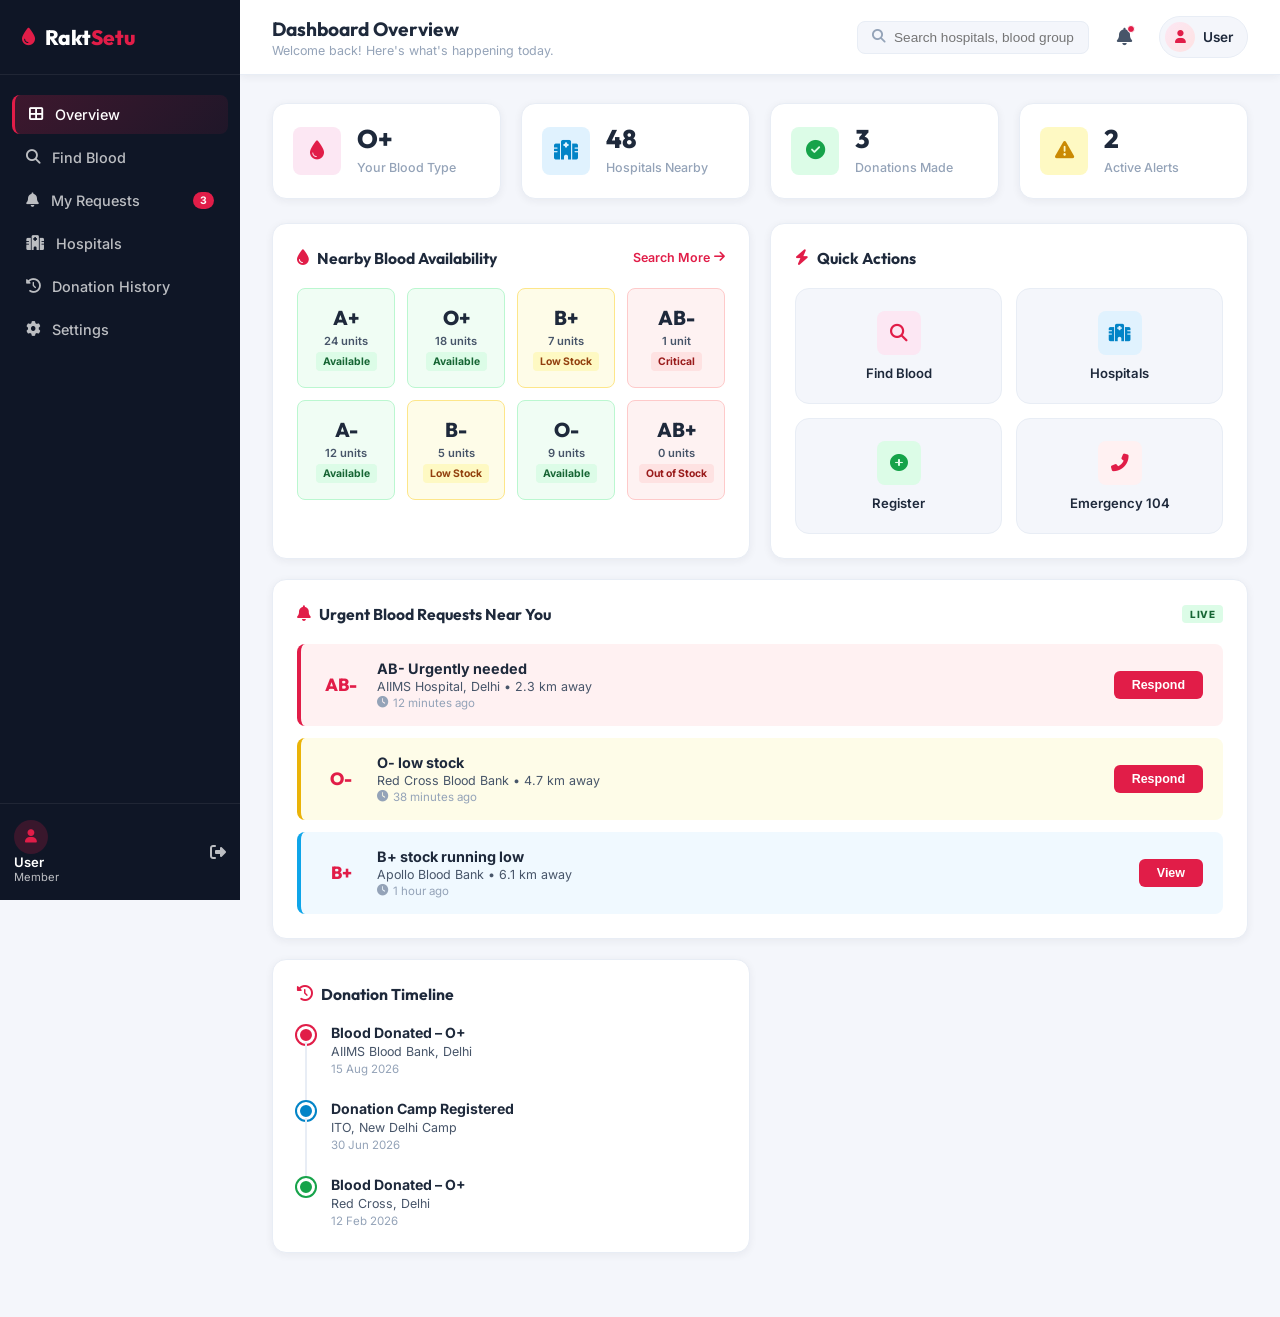
<file: dashboard.html>
<!DOCTYPE html>
<html lang="en">

<head>
    <meta charset="UTF-8">
    <meta name="viewport" content="width=device-width, initial-scale=1.0">
    <title>RaktSetu – Dashboard</title>
    <meta name="description"
        content="Your personal RaktSetu healthcare dashboard. Manage blood requests, track donations, and view nearby alerts.">
    <link rel="icon" href="assets/logo_icon.png" type="image/png">
    <link
        href="https://fonts.googleapis.com/css2?family=Inter:wght@300;400;500;600;700;800;900&family=Outfit:wght@300;400;500;600;700;800&display=swap"
        rel="stylesheet">
    <link href="https://cdnjs.cloudflare.com/ajax/libs/font-awesome/6.5.1/css/all.min.css" rel="stylesheet">
    <link rel="stylesheet" href="dashboard.css">
</head>

<body>

    <!-- ─── SIDEBAR ─── -->
    <aside class="dash-sidebar" id="dash-sidebar">
        <div class="dash-brand">
            <i class="fas fa-droplet dash-brand-icon"></i>
            <span>Rakt<span class="accent">Setu</span></span>
        </div>

        <nav class="dash-nav">
            <a href="#" class="dash-nav-item active" data-page="overview">
                <i class="fas fa-th-large"></i> Overview
            </a>
            <a href="#" class="dash-nav-item" data-page="search">
                <i class="fas fa-search"></i> Find Blood
            </a>
            <a href="#" class="dash-nav-item" data-page="requests">
                <i class="fas fa-bell"></i> My Requests
                <span class="dash-badge">3</span>
            </a>
            <a href="#" class="dash-nav-item" data-page="hospitals">
                <i class="fas fa-hospital"></i> Hospitals
            </a>
            <a href="#" class="dash-nav-item" data-page="history">
                <i class="fas fa-history"></i> Donation History
            </a>
            <a href="#" class="dash-nav-item" data-page="settings">
                <i class="fas fa-cog"></i> Settings
            </a>
        </nav>

        <div class="dash-sidebar-footer">
            <div class="dash-user-mini">
                <div class="dash-avatar-sm"><i class="fas fa-user"></i></div>
                <div>
                    <div class="dash-user-name" id="dash-username">Welcome User</div>
                    <div class="dash-user-role">Member</div>
                </div>
            </div>
            <a href="index.html" class="dash-logout-btn" title="Logout">
                <i class="fas fa-sign-out-alt"></i>
            </a>
        </div>
    </aside>

    <!-- ─── MAIN CONTENT ─── -->
    <main class="dash-main">

        <!-- TOP BAR -->
        <header class="dash-topbar">
            <div class="dash-topbar-left">
                <button class="dash-sidebar-toggle" id="sidebar-toggle" aria-label="Toggle sidebar menu"
                    aria-expanded="false">
                    <i class="fas fa-bars"></i>
                </button>
                <div>
                    <h1 class="dash-page-title">Dashboard Overview</h1>
                    <p class="dash-page-subtitle">Welcome back! Here's what's happening today.</p>
                </div>
            </div>
            <div class="dash-topbar-right">
                <div class="dash-search-wrap">
                    <i class="fas fa-search"></i>
                    <input type="text" placeholder="Search hospitals, blood groups…">
                </div>
                <button class="dash-notif-btn" aria-label="Notifications"><i class="fas fa-bell"></i><span
                        class="notif-dot"></span></button>
                <div class="dash-user-pill">
                    <div class="dash-avatar"><i class="fas fa-user"></i></div>
                    <span id="dash-user-pill-name">User</span>
                </div>
            </div>
        </header>

        <!-- KPI STAT CARDS -->
        <section class="dash-stats-row">
            <div class="dash-stat-card">
                <div class="dash-stat-icon rose"><i class="fas fa-tint"></i></div>
                <div class="dash-stat-info">
                    <span class="dash-stat-val">O+</span>
                    <span class="dash-stat-label">Your Blood Type</span>
                </div>
            </div>
            <div class="dash-stat-card">
                <div class="dash-stat-icon blue"><i class="fas fa-hospital"></i></div>
                <div class="dash-stat-info">
                    <span class="dash-stat-val" id="kpi-hospitals">48</span>
                    <span class="dash-stat-label">Hospitals Nearby</span>
                </div>
            </div>
            <div class="dash-stat-card">
                <div class="dash-stat-icon green"><i class="fas fa-check-circle"></i></div>
                <div class="dash-stat-info">
                    <span class="dash-stat-val" id="kpi-donations">3</span>
                    <span class="dash-stat-label">Donations Made</span>
                </div>
            </div>
            <div class="dash-stat-card">
                <div class="dash-stat-icon amber"><i class="fas fa-exclamation-triangle"></i></div>
                <div class="dash-stat-info">
                    <span class="dash-stat-val" id="kpi-alerts">2</span>
                    <span class="dash-stat-label">Active Alerts</span>
                </div>
            </div>
        </section>

        <!-- MAIN GRID -->
        <div class="dash-content-grid">

            <!-- BLOOD AVAILABILITY PANEL -->
            <div class="dash-panel dash-availability">
                <div class="dash-panel-header">
                    <h3><i class="fas fa-tint"></i> Nearby Blood Availability</h3>
                    <a href="index.html#search-section" class="dash-link-btn">Search More <i
                            class="fas fa-arrow-right"></i></a>
                </div>
                <div class="availability-grid">
                    <div class="avail-blood-card high"><span class="bg-label">A+</span><span class="bg-units">24
                            units</span><span class="bg-status">Available</span></div>
                    <div class="avail-blood-card high"><span class="bg-label">O+</span><span class="bg-units">18
                            units</span><span class="bg-status">Available</span></div>
                    <div class="avail-blood-card medium"><span class="bg-label">B+</span><span class="bg-units">7
                            units</span><span class="bg-status">Low Stock</span></div>
                    <div class="avail-blood-card low"><span class="bg-label">AB-</span><span class="bg-units">1
                            unit</span><span class="bg-status">Critical</span></div>
                    <div class="avail-blood-card high"><span class="bg-label">A-</span><span class="bg-units">12
                            units</span><span class="bg-status">Available</span></div>
                    <div class="avail-blood-card medium"><span class="bg-label">B-</span><span class="bg-units">5
                            units</span><span class="bg-status">Low Stock</span></div>
                    <div class="avail-blood-card high"><span class="bg-label">O-</span><span class="bg-units">9
                            units</span><span class="bg-status">Available</span></div>
                    <div class="avail-blood-card low"><span class="bg-label">AB+</span><span class="bg-units">0
                            units</span><span class="bg-status">Out of Stock</span></div>
                </div>
            </div>

            <!-- QUICK ACTIONS -->
            <div class="dash-panel dash-quick-actions">
                <div class="dash-panel-header">
                    <h3><i class="fas fa-bolt"></i> Quick Actions</h3>
                </div>
                <div class="qa-grid">
                    <a href="index.html#search-section" class="qa-card">
                        <div class="qa-icon rose"><i class="fas fa-search"></i></div>
                        <span>Find Blood</span>
                    </a>
                    <a href="index.html#hospitals-section" class="qa-card">
                        <div class="qa-icon blue"><i class="fas fa-hospital"></i></div>
                        <span>Hospitals</span>
                    </a>
                    <a href="index.html#register-section" class="qa-card">
                        <div class="qa-icon green"><i class="fas fa-plus-circle"></i></div>
                        <span>Register</span>
                    </a>
                    <div class="qa-card" id="qa-emergency">
                        <div class="qa-icon red"><i class="fas fa-phone-alt"></i></div>
                        <span>Emergency 104</span>
                    </div>
                </div>
            </div>

            <!-- RECENT ALERTS -->
            <div class="dash-panel dash-alerts-panel">
                <div class="dash-panel-header">
                    <h3><i class="fas fa-bell"></i> Urgent Blood Requests Near You</h3>
                    <span class="dash-badge-sm">LIVE</span>
                </div>
                <div class="alert-list">
                    <div class="alert-item critical">
                        <div class="alert-bg-badge">AB-</div>
                        <div class="alert-detail">
                            <strong>AB- Urgently needed</strong>
                            <span>AIIMS Hospital, Delhi &bull; 2.3 km away</span>
                            <span class="alert-time"><i class="fas fa-clock"></i> 12 minutes ago</span>
                        </div>
                        <button class="alert-respond-btn"
                            aria-label="Respond to AB- emergency request at AIIMS Hospital">Respond</button>
                    </div>
                    <div class="alert-item warning">
                        <div class="alert-bg-badge">O-</div>
                        <div class="alert-detail">
                            <strong>O- low stock</strong>
                            <span>Red Cross Blood Bank &bull; 4.7 km away</span>
                            <span class="alert-time"><i class="fas fa-clock"></i> 38 minutes ago</span>
                        </div>
                        <button class="alert-respond-btn"
                            aria-label="Respond to O- low stock alert at Red Cross Blood Bank">Respond</button>
                    </div>
                    <div class="alert-item info">
                        <div class="alert-bg-badge">B+</div>
                        <div class="alert-detail">
                            <strong>B+ stock running low</strong>
                            <span>Apollo Blood Bank &bull; 6.1 km away</span>
                            <span class="alert-time"><i class="fas fa-clock"></i> 1 hour ago</span>
                        </div>
                        <button class="alert-respond-btn"
                            aria-label="View B+ stock alert at Apollo Blood Bank">View</button>
                    </div>
                </div>
            </div>

            <!-- DONATION HISTORY -->
            <div class="dash-panel dash-history-panel">
                <div class="dash-panel-header">
                    <h3><i class="fas fa-history"></i> Donation Timeline</h3>
                </div>
                <div class="history-timeline">
                    <div class="timeline-item">
                        <div class="timeline-dot rose"></div>
                        <div class="timeline-body">
                            <strong>Blood Donated – O+</strong>
                            <span>AIIMS Blood Bank, Delhi</span>
                            <span class="timeline-date">15 Aug 2026</span>
                        </div>
                    </div>
                    <div class="timeline-item">
                        <div class="timeline-dot blue"></div>
                        <div class="timeline-body">
                            <strong>Donation Camp Registered</strong>
                            <span>ITO, New Delhi Camp</span>
                            <span class="timeline-date">30 Jun 2026</span>
                        </div>
                    </div>
                    <div class="timeline-item">
                        <div class="timeline-dot green"></div>
                        <div class="timeline-body">
                            <strong>Blood Donated – O+</strong>
                            <span>Red Cross, Delhi</span>
                            <span class="timeline-date">12 Feb 2026</span>
                        </div>
                    </div>
                </div>
            </div>

        </div>
    </main>

    <script>
        // Show username from sessionStorage
        const user = sessionStorage.getItem('raktsetuUser') || 'User';
        document.getElementById('dash-username').textContent = user;
        document.getElementById('dash-user-pill-name').textContent = user;

        // Sidebar toggle (mobile)
        const sidebarToggle = document.getElementById('sidebar-toggle');
        const dashSidebar = document.getElementById('dash-sidebar');
        sidebarToggle.addEventListener('click', () => {
            const isOpen = dashSidebar.classList.toggle('open');
            sidebarToggle.setAttribute('aria-expanded', isOpen ? 'true' : 'false');
        });

        // Emergency call
        document.getElementById('qa-emergency').addEventListener('click', () => {
            window.location.href = 'tel:104';
        });
    </script>
</body>

</html>
</file>
<file: dashboard.css>
/* ═══════════════════ RAKTSETU DASHBOARD CSS ═══════════════════ */
:root {
    --font-body: 'Inter', sans-serif;
    --font-display: 'Outfit', sans-serif;
    --accent-rose: #e11d48;
    --accent-rose-light: #ffe4e6;
    --sidebar-bg: #0f1626;
    --sidebar-text: rgba(255, 255, 255, 0.72);
    --sidebar-active: #e11d48;
    --topbar-bg: #ffffff;
    --body-bg: #f4f6fb;
    --card-bg: #ffffff;
    --text-primary: #1e293b;
    --text-secondary: #475569;
    --text-muted: #94a3b8;
    --border-color: #e8edf5;
    --radius-sm: 8px;
    --radius-md: 14px;
    --radius-lg: 20px;
    --shadow-sm: 0 2px 8px rgba(30, 41, 59, 0.06);
    --shadow-md: 0 6px 20px rgba(30, 41, 59, 0.10);
    --transition: all 0.2s ease;
    --sidebar-w: 240px;
}

*,
*::before,
*::after {
    box-sizing: border-box;
    margin: 0;
    padding: 0;
}

body {
    font-family: var(--font-body);
    background: var(--body-bg);
    color: var(--text-primary);
    display: flex;
    min-height: 100vh;
}

/* ─── SIDEBAR ─── */
.dash-sidebar {
    position: fixed;
    left: 0;
    top: 0;
    height: 100vh;
    width: var(--sidebar-w);
    background: var(--sidebar-bg);
    display: flex;
    flex-direction: column;
    padding: 0;
    z-index: 200;
    transition: transform 0.3s ease;
}

.dash-brand {
    display: flex;
    align-items: center;
    gap: 10px;
    padding: 24px 22px;
    border-bottom: 1px solid rgba(255, 255, 255, 0.07);
    font-family: var(--font-display);
    font-size: 1.3rem;
    font-weight: 800;
    color: #ffffff;
}

.dash-brand-icon {
    color: var(--accent-rose);
    font-size: 1.1rem;
}

.accent {
    color: var(--accent-rose);
}

.dash-nav {
    flex: 1;
    padding: 20px 12px;
    display: flex;
    flex-direction: column;
    gap: 4px;
    overflow-y: auto;
}

.dash-nav-item {
    display: flex;
    align-items: center;
    gap: 12px;
    padding: 11px 14px;
    border-radius: var(--radius-sm);
    color: var(--sidebar-text);
    text-decoration: none;
    font-size: 0.9rem;
    font-weight: 500;
    transition: var(--transition);
    position: relative;
}

.dash-nav-item:hover {
    background: rgba(255, 255, 255, 0.07);
    color: #fff;
}

.dash-nav-item.active {
    background: linear-gradient(135deg, rgba(225, 29, 72, 0.22), rgba(225, 29, 72, 0.08));
    color: #fff;
    border-left: 3px solid var(--accent-rose);
}

.dash-badge {
    margin-left: auto;
    background: var(--accent-rose);
    color: #fff;
    font-size: 0.65rem;
    font-weight: 700;
    padding: 2px 7px;
    border-radius: 10px;
}

.dash-sidebar-footer {
    padding: 16px 14px;
    border-top: 1px solid rgba(255, 255, 255, 0.07);
    display: flex;
    align-items: center;
    gap: 10px;
}

.dash-avatar-sm {
    width: 34px;
    height: 34px;
    border-radius: 50%;
    background: rgba(225, 29, 72, 0.2);
    color: #e11d48;
    display: flex;
    align-items: center;
    justify-content: center;
    font-size: 0.85rem;
    flex-shrink: 0;
}

.dash-user-name {
    font-size: 0.82rem;
    font-weight: 600;
    color: #fff;
}

.dash-user-role {
    font-size: 0.7rem;
    color: var(--sidebar-text);
}

.dash-logout-btn {
    margin-left: auto;
    color: var(--sidebar-text);
    text-decoration: none;
    font-size: 1rem;
    transition: color 0.2s;
}

.dash-logout-btn:hover {
    color: var(--accent-rose);
}

/* ─── MAIN ─── */
.dash-main {
    margin-left: var(--sidebar-w);
    flex: 1;
    display: flex;
    flex-direction: column;
    min-height: 100vh;
    padding: 0 0 40px;
}

/* ─── TOP BAR ─── */
.dash-topbar {
    background: var(--topbar-bg);
    border-bottom: 1px solid var(--border-color);
    padding: 16px 32px;
    display: flex;
    align-items: center;
    justify-content: space-between;
    gap: 24px;
    position: sticky;
    top: 0;
    z-index: 100;
    box-shadow: var(--shadow-sm);
}

.dash-topbar-left {
    display: flex;
    align-items: center;
    gap: 16px;
}

.dash-sidebar-toggle {
    background: none;
    border: none;
    font-size: 1.15rem;
    color: var(--text-secondary);
    cursor: pointer;
    display: none;
    width: 36px;
    height: 36px;
    border-radius: var(--radius-sm);
    transition: var(--transition);
}

.dash-sidebar-toggle:hover {
    background: var(--body-bg);
}

.dash-page-title {
    font-family: var(--font-display);
    font-size: 1.2rem;
    font-weight: 700;
    color: var(--text-primary);
}

.dash-page-subtitle {
    font-size: 0.78rem;
    color: var(--text-muted);
    margin-top: 2px;
}

.dash-topbar-right {
    display: flex;
    align-items: center;
    gap: 16px;
}

.dash-search-wrap {
    display: flex;
    align-items: center;
    gap: 8px;
    background: var(--body-bg);
    border: 1px solid var(--border-color);
    border-radius: var(--radius-sm);
    padding: 8px 14px;
    color: var(--text-muted);
    font-size: 0.85rem;
}

.dash-search-wrap input {
    border: none;
    background: transparent;
    outline: none;
    font-size: 0.85rem;
    color: var(--text-primary);
    width: 180px;
}

.dash-notif-btn {
    position: relative;
    background: none;
    border: none;
    font-size: 1.1rem;
    color: var(--text-secondary);
    cursor: pointer;
    width: 38px;
    height: 38px;
    border-radius: 50%;
    display: flex;
    align-items: center;
    justify-content: center;
    transition: background 0.2s;
}

.dash-notif-btn:hover {
    background: var(--body-bg);
}

.notif-dot {
    position: absolute;
    top: 7px;
    right: 8px;
    width: 8px;
    height: 8px;
    background: var(--accent-rose);
    border-radius: 50%;
    border: 1.5px solid #fff;
}

.dash-user-pill {
    display: flex;
    align-items: center;
    gap: 8px;
    background: var(--body-bg);
    border: 1px solid var(--border-color);
    border-radius: 50px;
    padding: 5px 14px 5px 5px;
    font-size: 0.85rem;
    font-weight: 600;
    color: var(--text-primary);
}

.dash-avatar {
    width: 30px;
    height: 30px;
    border-radius: 50%;
    background: linear-gradient(135deg, #fce7f3, #fee2e2);
    color: var(--accent-rose);
    display: flex;
    align-items: center;
    justify-content: center;
    font-size: 0.78rem;
}

/* ─── STATS ROW ─── */
.dash-stats-row {
    display: grid;
    grid-template-columns: repeat(4, 1fr);
    gap: 20px;
    padding: 28px 32px 0;
}

.dash-stat-card {
    background: var(--card-bg);
    border: 1px solid var(--border-color);
    border-radius: var(--radius-md);
    padding: 22px 20px;
    display: flex;
    align-items: center;
    gap: 16px;
    box-shadow: var(--shadow-sm);
    transition: var(--transition);
}

.dash-stat-card:hover {
    box-shadow: var(--shadow-md);
    transform: translateY(-2px);
}

.dash-stat-icon {
    width: 48px;
    height: 48px;
    border-radius: var(--radius-sm);
    display: flex;
    align-items: center;
    justify-content: center;
    font-size: 1.2rem;
    flex-shrink: 0;
}

.dash-stat-icon.rose {
    background: #fce7f3;
    color: var(--accent-rose);
}

.dash-stat-icon.blue {
    background: #e0f2fe;
    color: #0284c7;
}

.dash-stat-icon.green {
    background: #dcfce7;
    color: #16a34a;
}

.dash-stat-icon.amber {
    background: #fef9c3;
    color: #ca8a04;
}

.dash-stat-val {
    font-family: var(--font-display);
    font-size: 1.6rem;
    font-weight: 800;
    color: var(--text-primary);
    display: block;
    line-height: 1;
    margin-bottom: 4px;
}

.dash-stat-label {
    font-size: 0.78rem;
    color: var(--text-muted);
    font-weight: 500;
}

/* ─── CONTENT GRID ─── */
.dash-content-grid {
    display: grid;
    grid-template-columns: 1fr 1fr;
    grid-template-rows: auto;
    gap: 20px;
    padding: 24px 32px;
}

.dash-panel {
    background: var(--card-bg);
    border: 1px solid var(--border-color);
    border-radius: var(--radius-md);
    padding: 24px;
    box-shadow: var(--shadow-sm);
}

.dash-panel-header {
    display: flex;
    align-items: center;
    justify-content: space-between;
    margin-bottom: 20px;
}

.dash-panel-header h3 {
    font-family: var(--font-display);
    font-size: 0.98rem;
    font-weight: 700;
    color: var(--text-primary);
    display: flex;
    align-items: center;
    gap: 8px;
}

.dash-panel-header h3 i {
    color: var(--accent-rose);
}

.dash-link-btn {
    font-size: 0.78rem;
    color: var(--accent-rose);
    font-weight: 600;
    text-decoration: none;
    display: flex;
    align-items: center;
    gap: 4px;
}

.dash-badge-sm {
    background: #dcfce7;
    color: #166534;
    font-size: 0.62rem;
    font-weight: 800;
    padding: 3px 8px;
    border-radius: 4px;
    letter-spacing: 0.5px;
    animation: pulseBadge 2s infinite;
}

@keyframes pulseBadge {

    0%,
    100% {
        opacity: 1;
    }

    50% {
        opacity: 0.5;
    }
}

/* ─── AVAILABILITY GRID ─── */
.dash-availability {
    grid-column: 1 / 2;
}

.availability-grid {
    display: grid;
    grid-template-columns: repeat(4, 1fr);
    gap: 12px;
}

.avail-blood-card {
    display: flex;
    flex-direction: column;
    align-items: center;
    padding: 16px 8px;
    border-radius: var(--radius-sm);
    border: 1.5px solid transparent;
    text-align: center;
    transition: var(--transition);
    cursor: default;
}

.avail-blood-card:hover {
    transform: translateY(-2px);
}

.avail-blood-card.high {
    background: #f0fdf4;
    border-color: #bbf7d0;
}

.avail-blood-card.medium {
    background: #fefce8;
    border-color: #fde68a;
}

.avail-blood-card.low {
    background: #fef2f2;
    border-color: #fecaca;
}

.bg-label {
    font-family: var(--font-display);
    font-size: 1.25rem;
    font-weight: 800;
    color: var(--text-primary);
    margin-bottom: 4px;
}

.bg-units {
    font-size: 0.7rem;
    font-weight: 600;
    color: var(--text-secondary);
    margin-bottom: 4px;
}

.bg-status {
    font-size: 0.65rem;
    font-weight: 700;
    padding: 3px 7px;
    border-radius: 4px;
}

.high .bg-status {
    background: #dcfce7;
    color: #166534;
}

.medium .bg-status {
    background: #fef9c3;
    color: #92400e;
}

.low .bg-status {
    background: #fee2e2;
    color: #991b1b;
}

/* ─── QUICK ACTIONS ─── */
.dash-quick-actions {
    grid-column: 2 / 3;
}

.qa-grid {
    display: grid;
    grid-template-columns: 1fr 1fr;
    gap: 14px;
}

.qa-card {
    display: flex;
    flex-direction: column;
    align-items: center;
    gap: 10px;
    padding: 22px 16px;
    background: var(--body-bg);
    border: 1.5px solid var(--border-color);
    border-radius: var(--radius-md);
    font-size: 0.82rem;
    font-weight: 600;
    color: var(--text-primary);
    text-decoration: none;
    cursor: pointer;
    transition: var(--transition);
}

.qa-card:hover {
    background: #fff;
    box-shadow: var(--shadow-md);
    transform: translateY(-2px);
}

.qa-icon {
    width: 44px;
    height: 44px;
    border-radius: var(--radius-sm);
    display: flex;
    align-items: center;
    justify-content: center;
    font-size: 1.1rem;
}

.qa-icon.rose {
    background: #fce7f3;
    color: var(--accent-rose);
}

.qa-icon.blue {
    background: #e0f2fe;
    color: #0284c7;
}

.qa-icon.green {
    background: #dcfce7;
    color: #16a34a;
}

.qa-icon.red {
    background: #fff1f2;
    color: #e11d48;
}

/* ─── ALERTS ─── */
.dash-alerts-panel {
    grid-column: 1 / 3;
}

.alert-list {
    display: flex;
    flex-direction: column;
    gap: 12px;
}

.alert-item {
    display: flex;
    align-items: center;
    gap: 16px;
    padding: 16px 20px;
    border-radius: var(--radius-sm);
    border-left: 4px solid transparent;
}

.alert-item.critical {
    background: #fff1f2;
    border-color: #e11d48;
}

.alert-item.warning {
    background: #fefce8;
    border-color: #eab308;
}

.alert-item.info {
    background: #f0f9ff;
    border-color: #0ea5e9;
}

.alert-bg-badge {
    font-family: var(--font-display);
    font-size: 1.1rem;
    font-weight: 800;
    color: var(--accent-rose);
    min-width: 40px;
    text-align: center;
}

.alert-detail {
    flex: 1;
    display: flex;
    flex-direction: column;
    gap: 2px;
}

.alert-detail strong {
    font-size: 0.9rem;
    color: var(--text-primary);
}

.alert-detail span {
    font-size: 0.78rem;
    color: var(--text-secondary);
}

.alert-time {
    font-size: 0.72rem !important;
    color: var(--text-muted) !important;
    display: flex;
    align-items: center;
    gap: 4px;
}

.alert-respond-btn {
    padding: 7px 18px;
    background: var(--accent-rose);
    color: #fff;
    border: none;
    border-radius: 6px;
    font-size: 0.78rem;
    font-weight: 700;
    cursor: pointer;
    transition: var(--transition);
    white-space: nowrap;
}

.alert-respond-btn:hover {
    background: #be123c;
}

/* ─── HISTORY ─── */
.dash-history-panel {
    grid-column: 1 / 2;
}

.history-timeline {
    display: flex;
    flex-direction: column;
    gap: 0;
}

.timeline-item {
    display: flex;
    gap: 16px;
    position: relative;
    padding-bottom: 24px;
}

.timeline-item:last-child {
    padding-bottom: 0;
}

.timeline-item:not(:last-child)::before {
    content: '';
    position: absolute;
    left: 8px;
    top: 18px;
    bottom: 0;
    width: 2px;
    background: var(--border-color);
}

.timeline-dot {
    width: 18px;
    height: 18px;
    border-radius: 50%;
    border: 3px solid #fff;
    box-shadow: 0 0 0 2px currentColor;
    flex-shrink: 0;
    margin-top: 2px;
}

.timeline-dot.rose {
    color: var(--accent-rose);
    background: var(--accent-rose);
}

.timeline-dot.blue {
    color: #0284c7;
    background: #0284c7;
}

.timeline-dot.green {
    color: #16a34a;
    background: #16a34a;
}

.timeline-body {
    display: flex;
    flex-direction: column;
    gap: 3px;
}

.timeline-body strong {
    font-size: 0.88rem;
    color: var(--text-primary);
}

.timeline-body span {
    font-size: 0.78rem;
    color: var(--text-secondary);
}

.timeline-date {
    font-size: 0.72rem !important;
    color: var(--text-muted) !important;
}

/* ─── RESPONSIVE ─── */
@media (max-width: 1100px) {
    .dash-stats-row {
        grid-template-columns: repeat(2, 1fr);
    }

    .dash-content-grid {
        grid-template-columns: 1fr;
    }

    .dash-alerts-panel {
        grid-column: 1 / 2;
    }

    .dash-history-panel {
        grid-column: 1 / 2;
    }

    .dash-quick-actions {
        grid-column: 1 / 2;
    }
}

@media (max-width: 768px) {
    .dash-sidebar {
        transform: translateX(-100%);
    }

    .dash-sidebar.open {
        transform: translateX(0);
    }

    .dash-main {
        margin-left: 0;
    }

    .dash-sidebar-toggle {
        display: flex;
    }

    .dash-topbar {
        padding: 14px 20px;
    }

    .dash-stats-row {
        grid-template-columns: 1fr 1fr;
        padding: 20px 20px 0;
    }

    .dash-content-grid {
        padding: 16px 20px;
    }

    .dash-search-wrap {
        display: none;
    }

    .availability-grid {
        grid-template-columns: repeat(4, 1fr);
    }
}

@media (max-width: 480px) {
    .dash-stats-row {
        grid-template-columns: 1fr;
    }

    .availability-grid {
        grid-template-columns: repeat(2, 1fr);
    }
}

/* ═══════════════════ ACCESSIBILITY FOCUS INDICATORS ═══════════════════ */
:focus-visible {
    outline: 3px solid #0284c7;
    outline-offset: 2px;
}

button:focus-visible,
a:focus-visible,
input:focus-visible,
select:focus-visible,
textarea:focus-visible,
.dash-sidebar-toggle:focus-visible,
.dash-notif-btn:focus-visible,
.alert-respond-btn:focus-visible,
.qa-card:focus-visible,
.dash-nav-item:focus-visible {
    outline: 3px solid #0284c7 !important;
    outline-offset: 2px !important;
}
</file>
